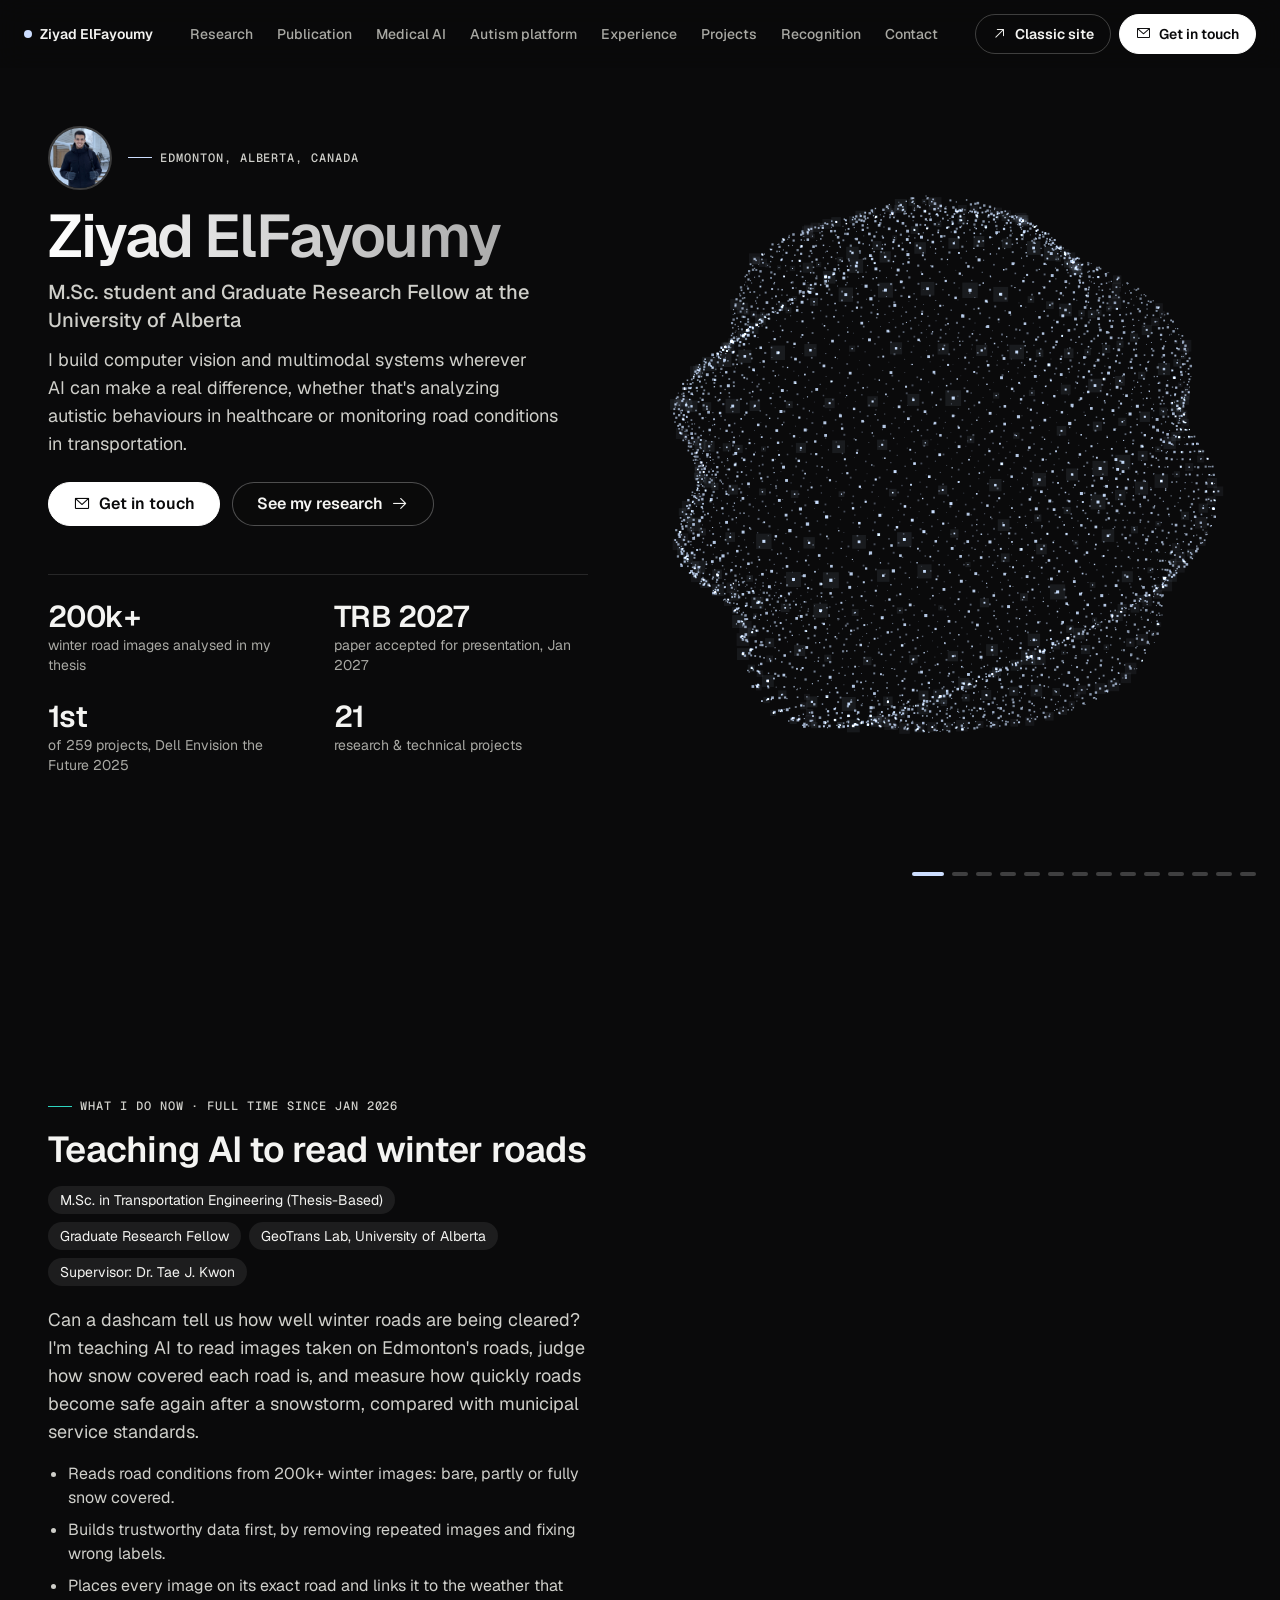
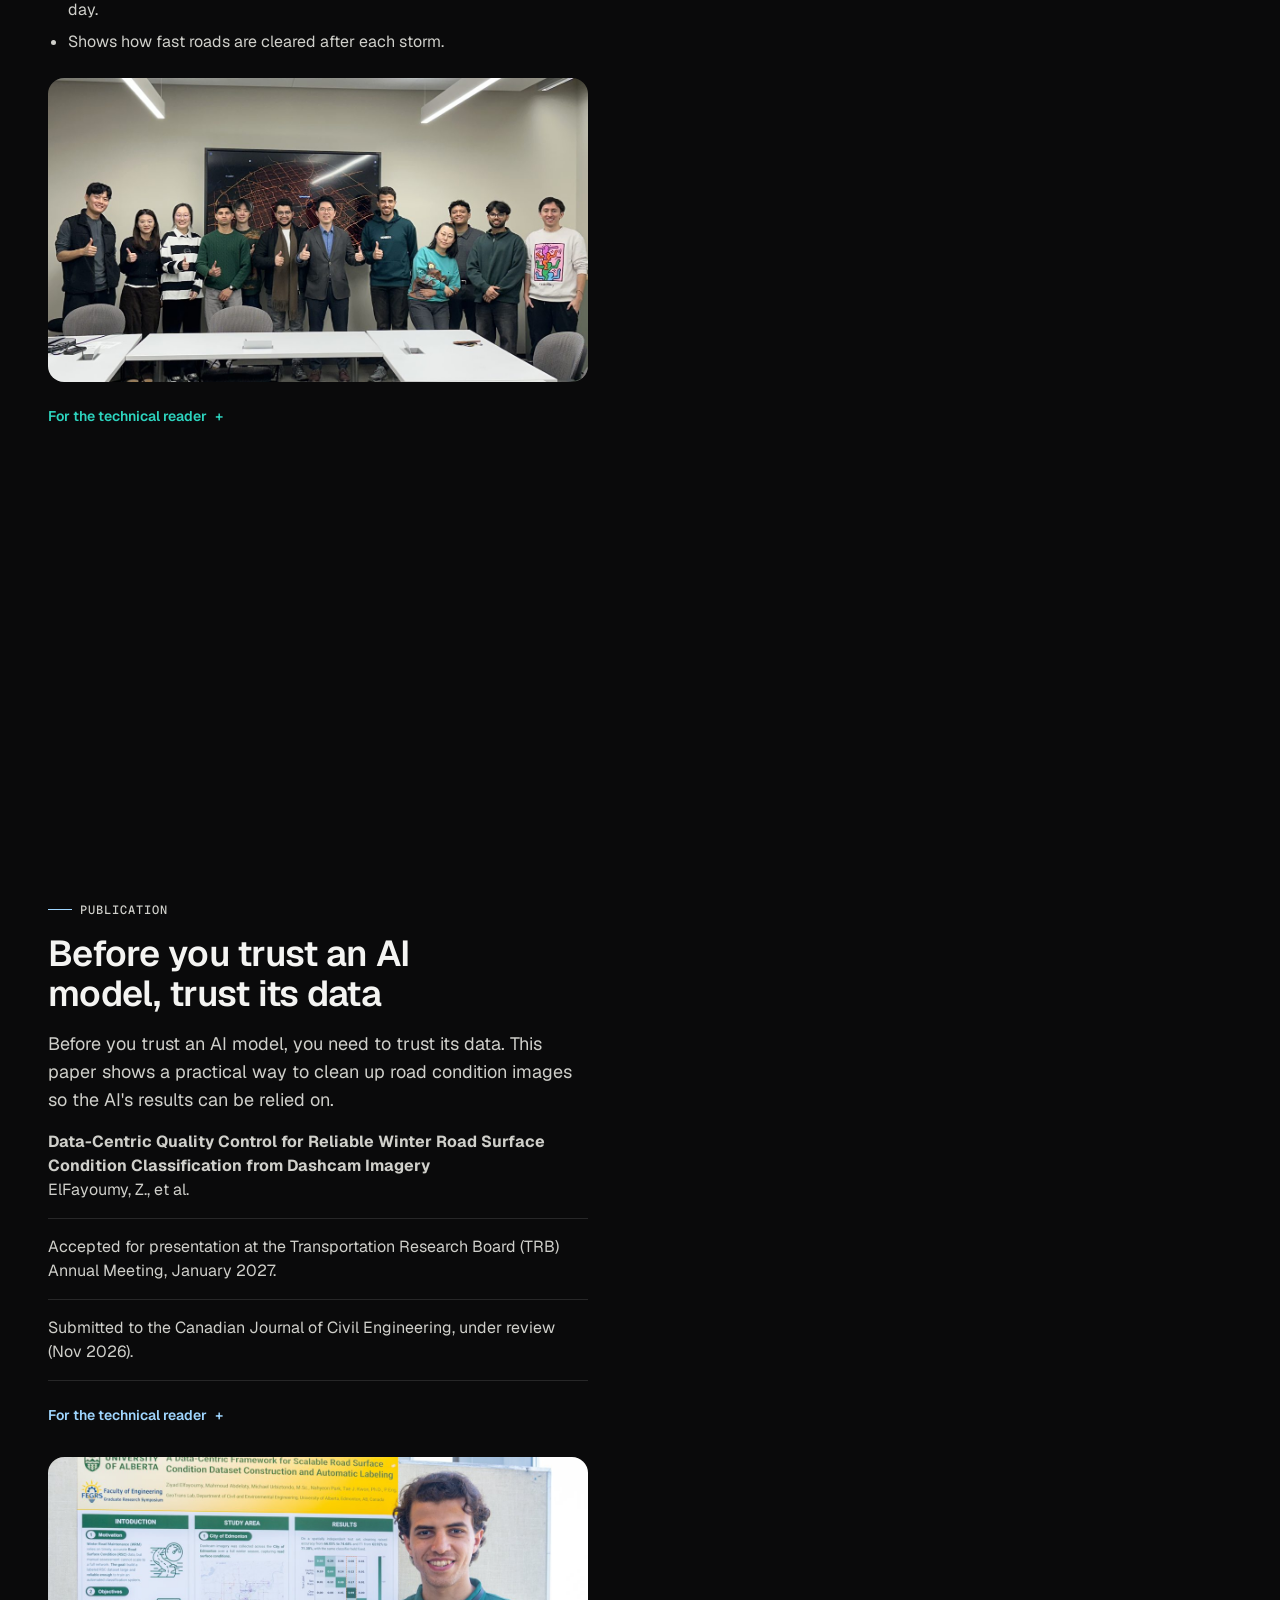
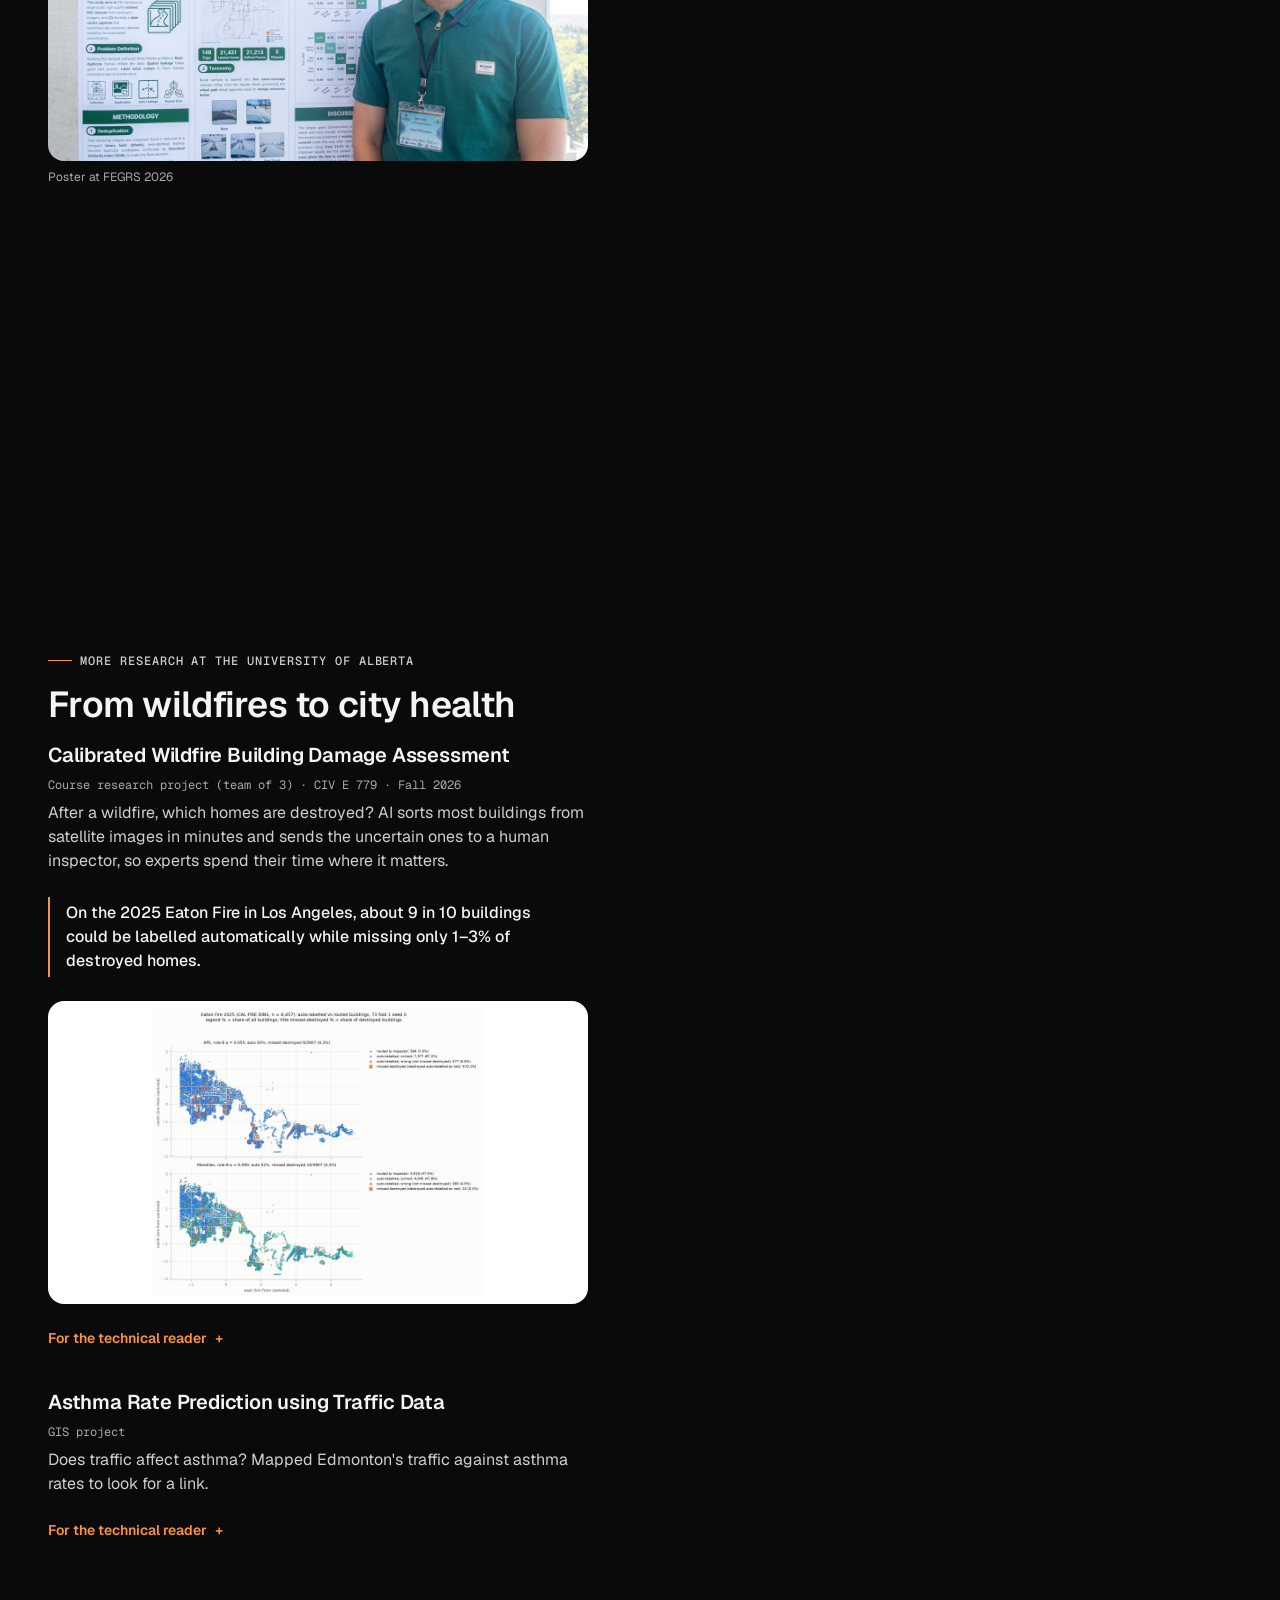
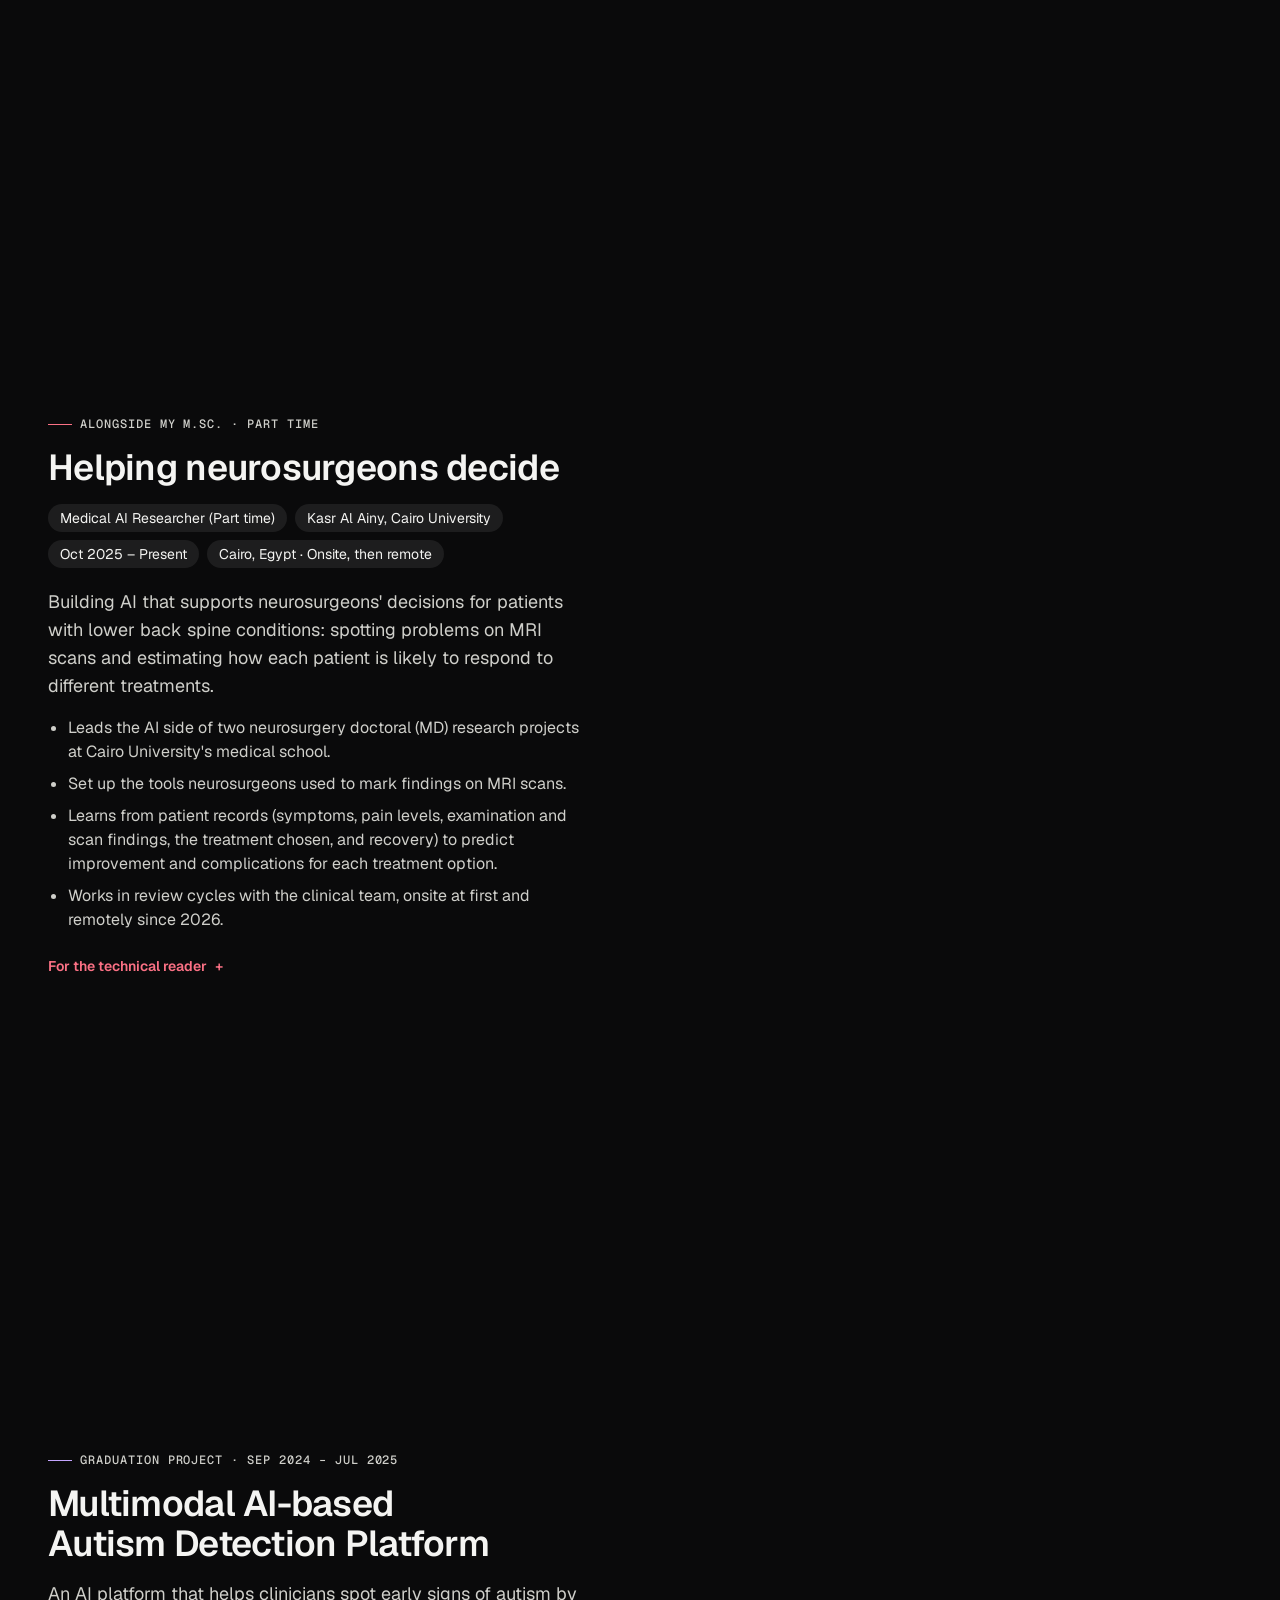
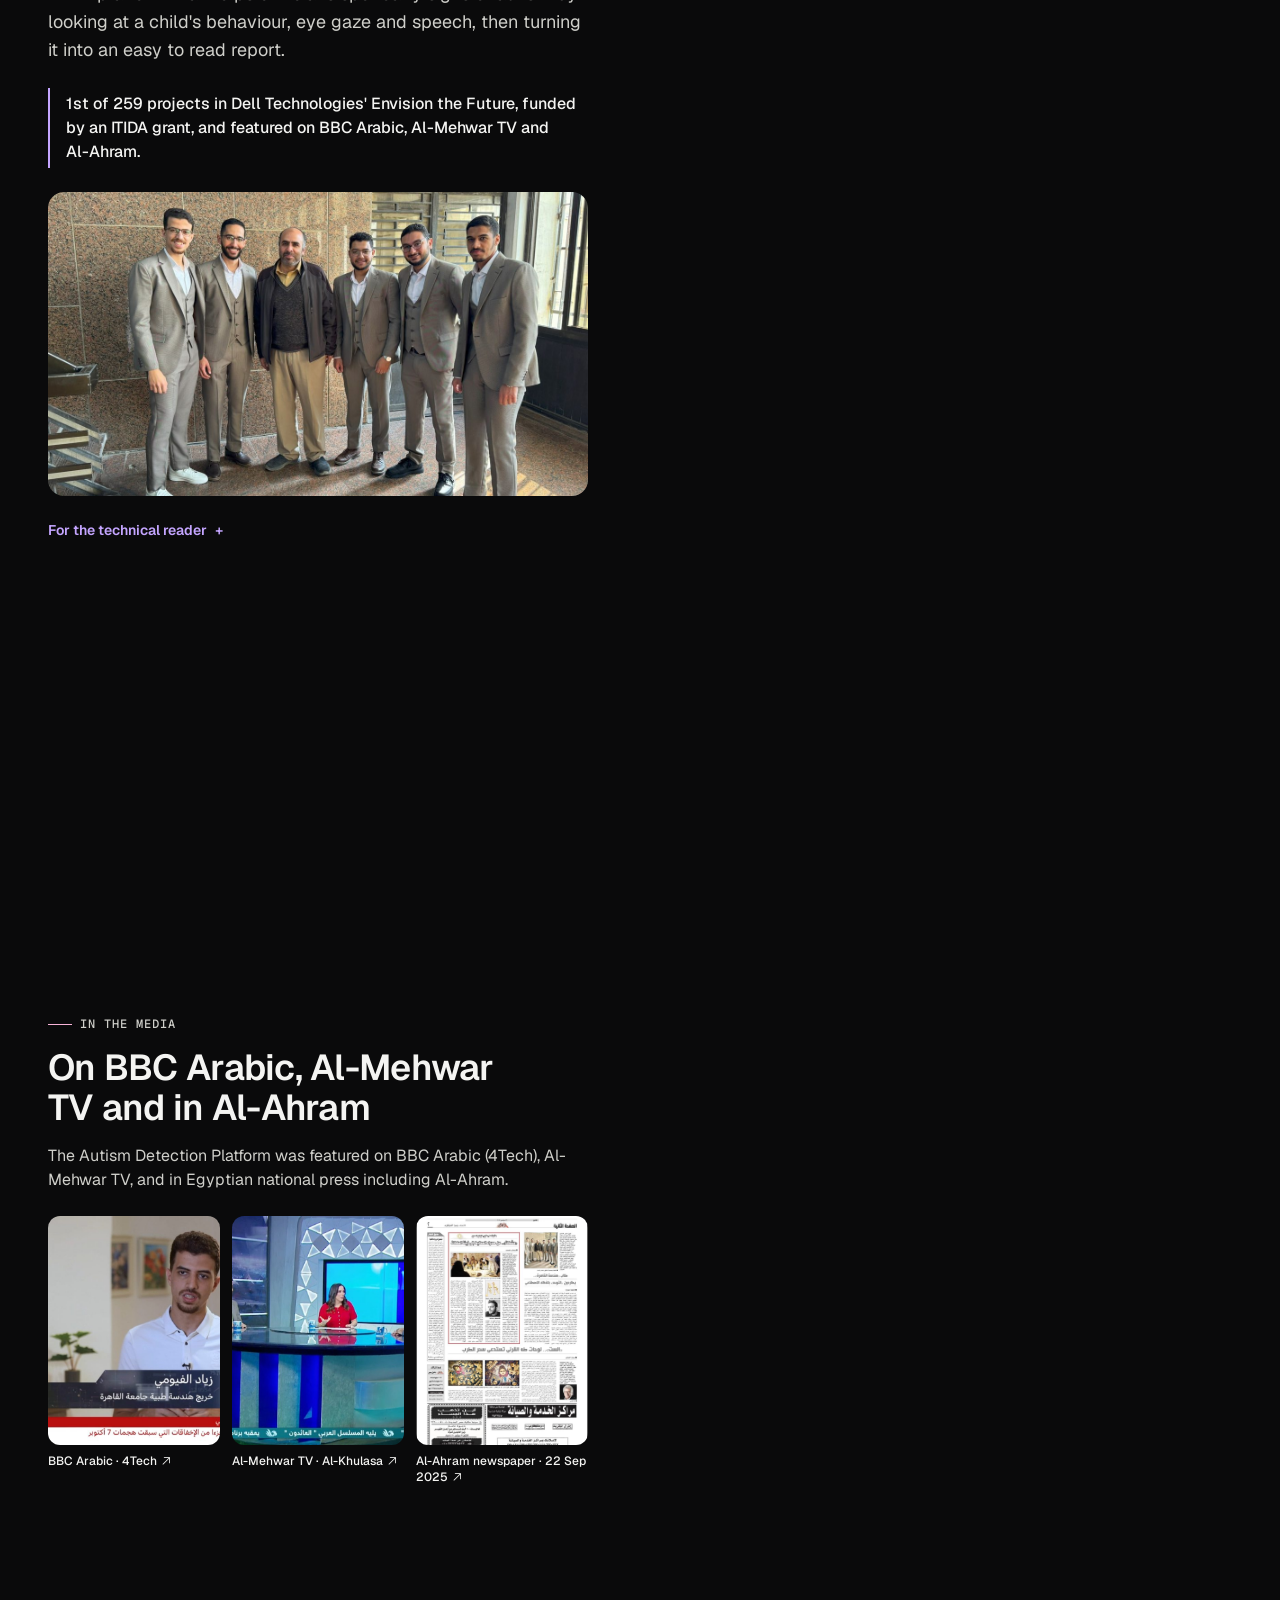
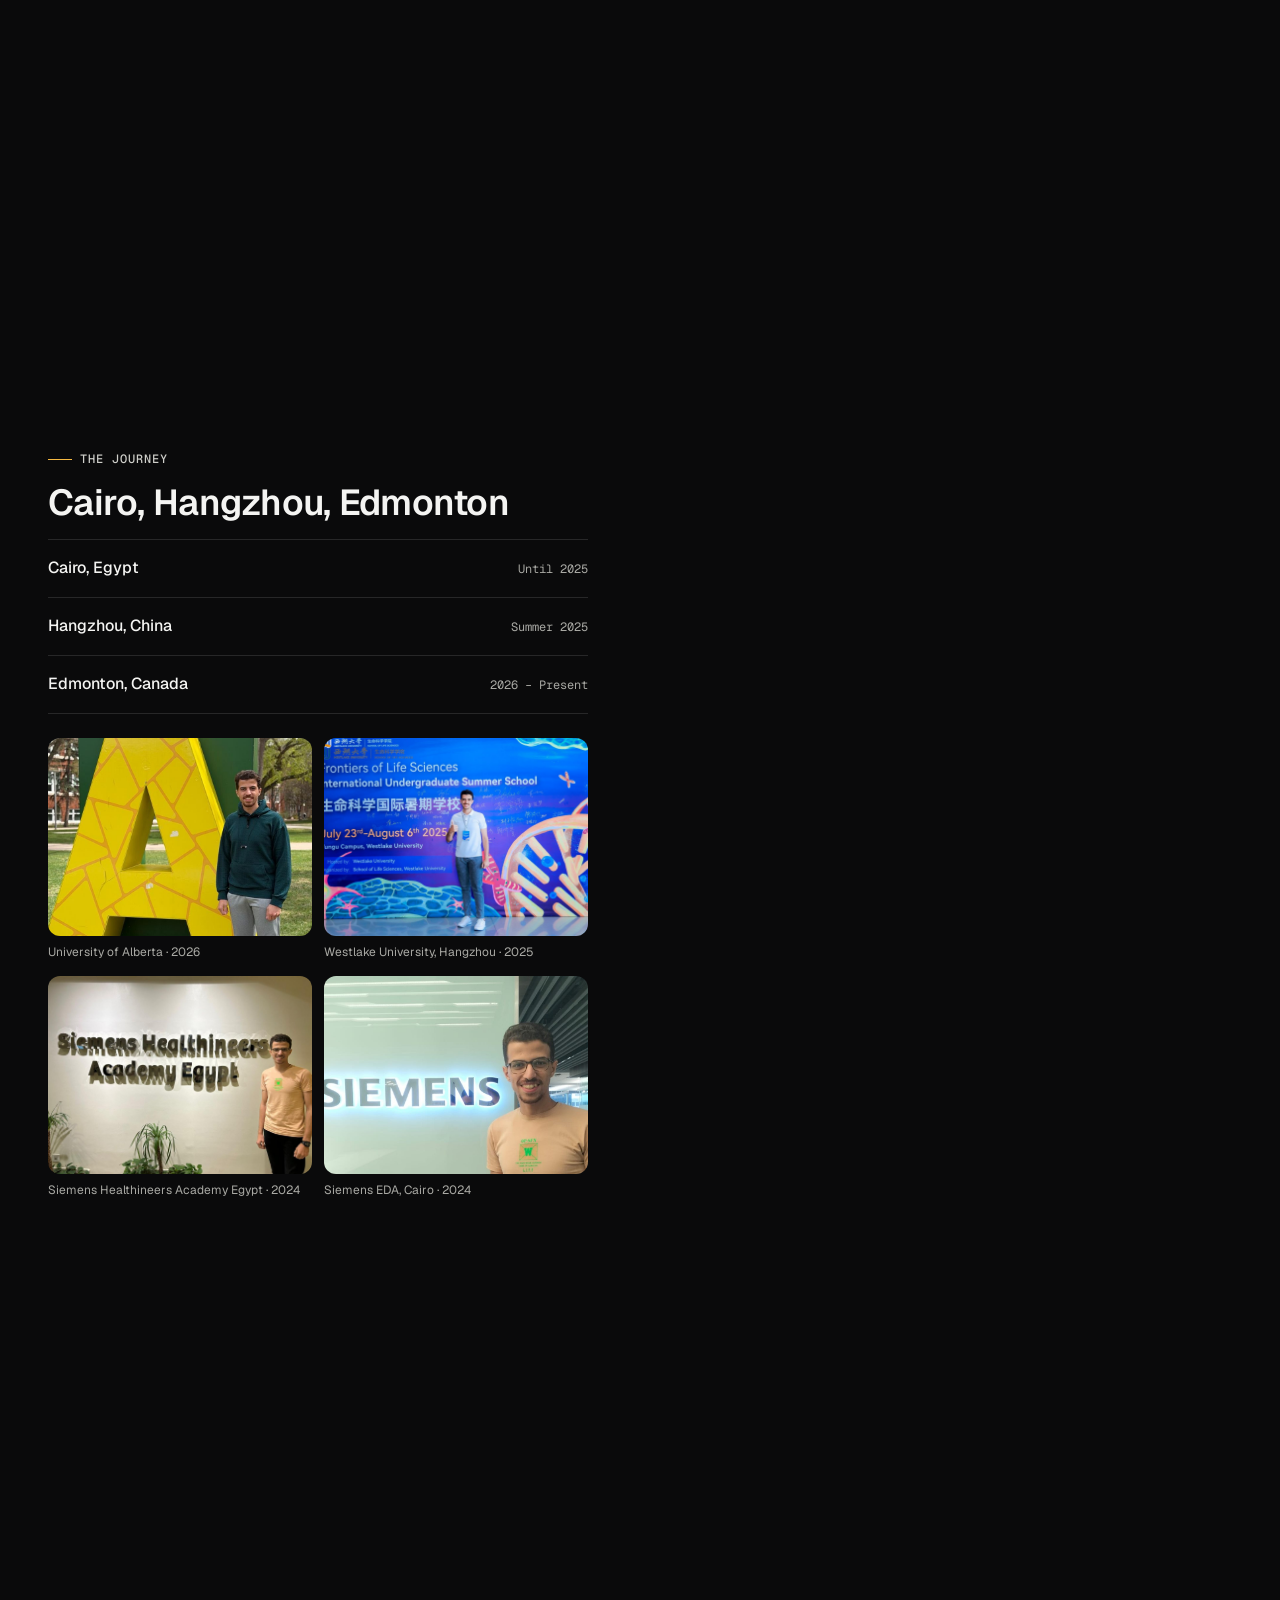
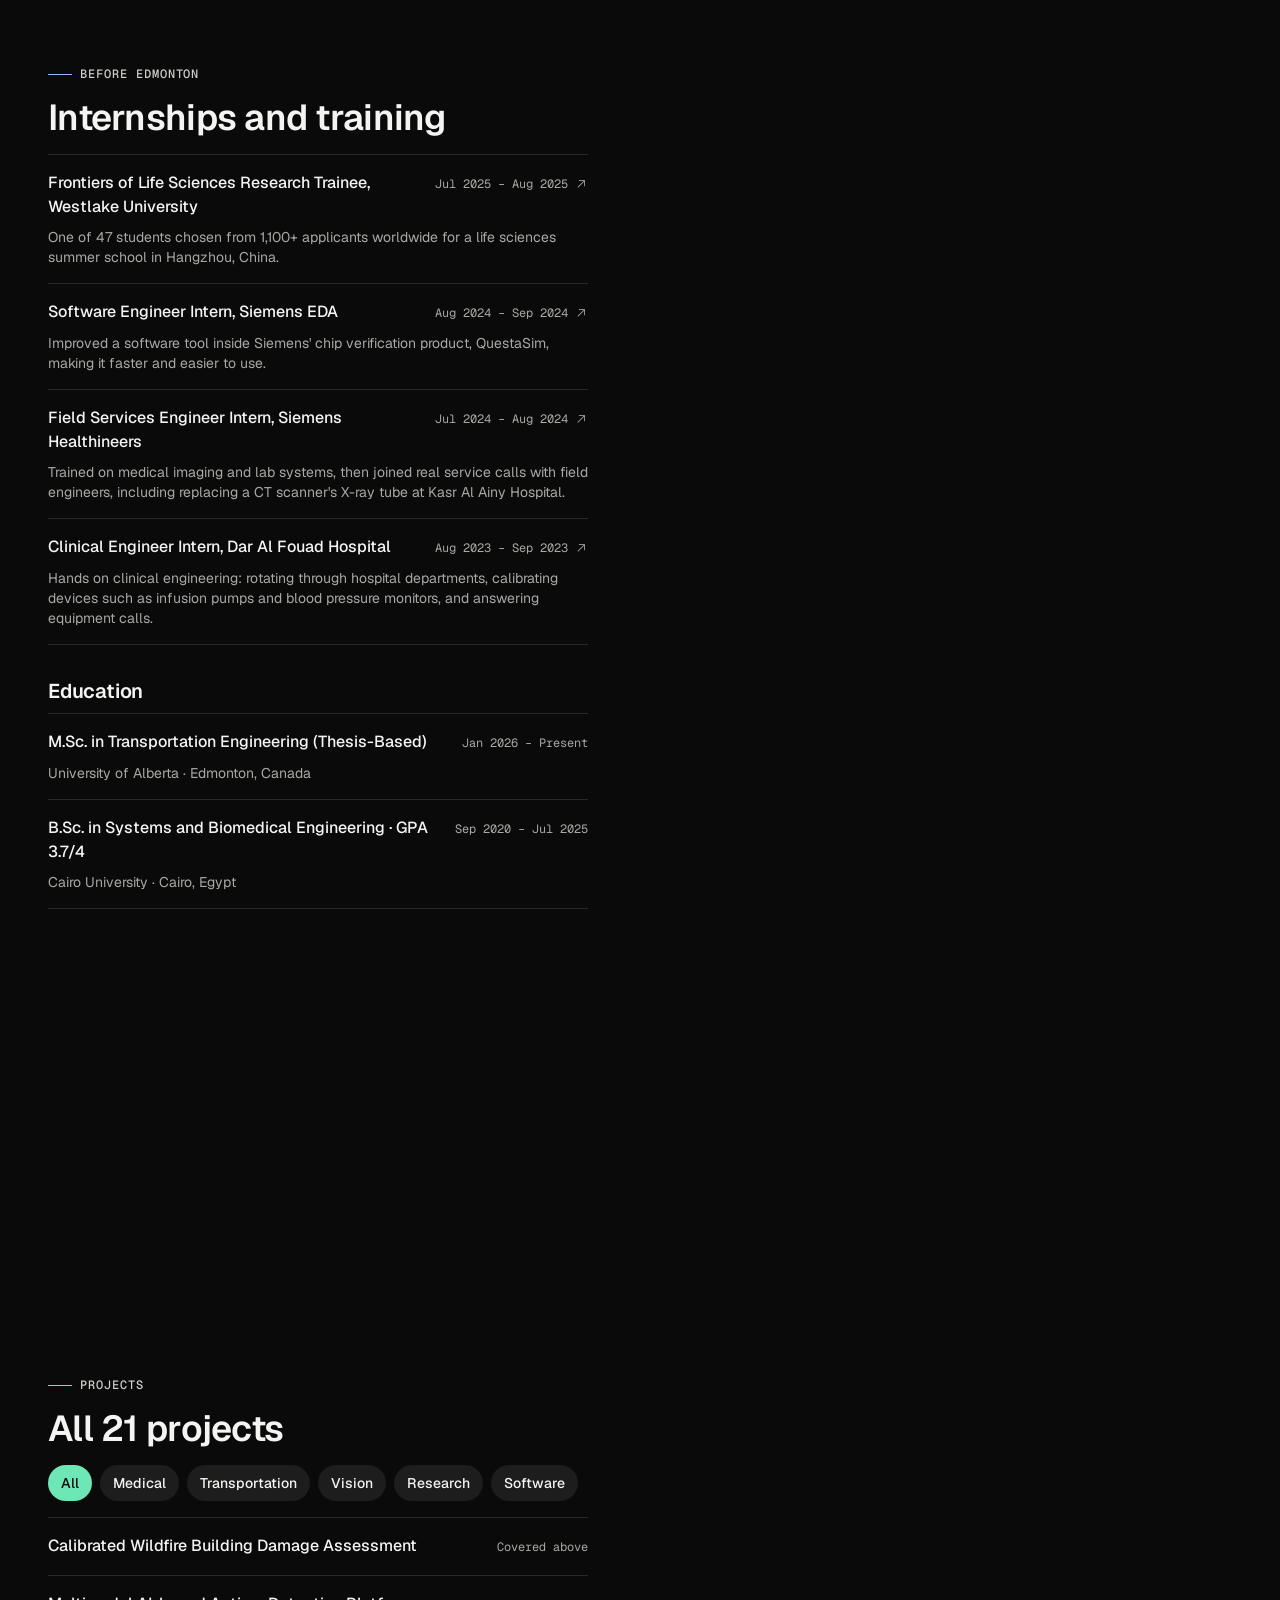
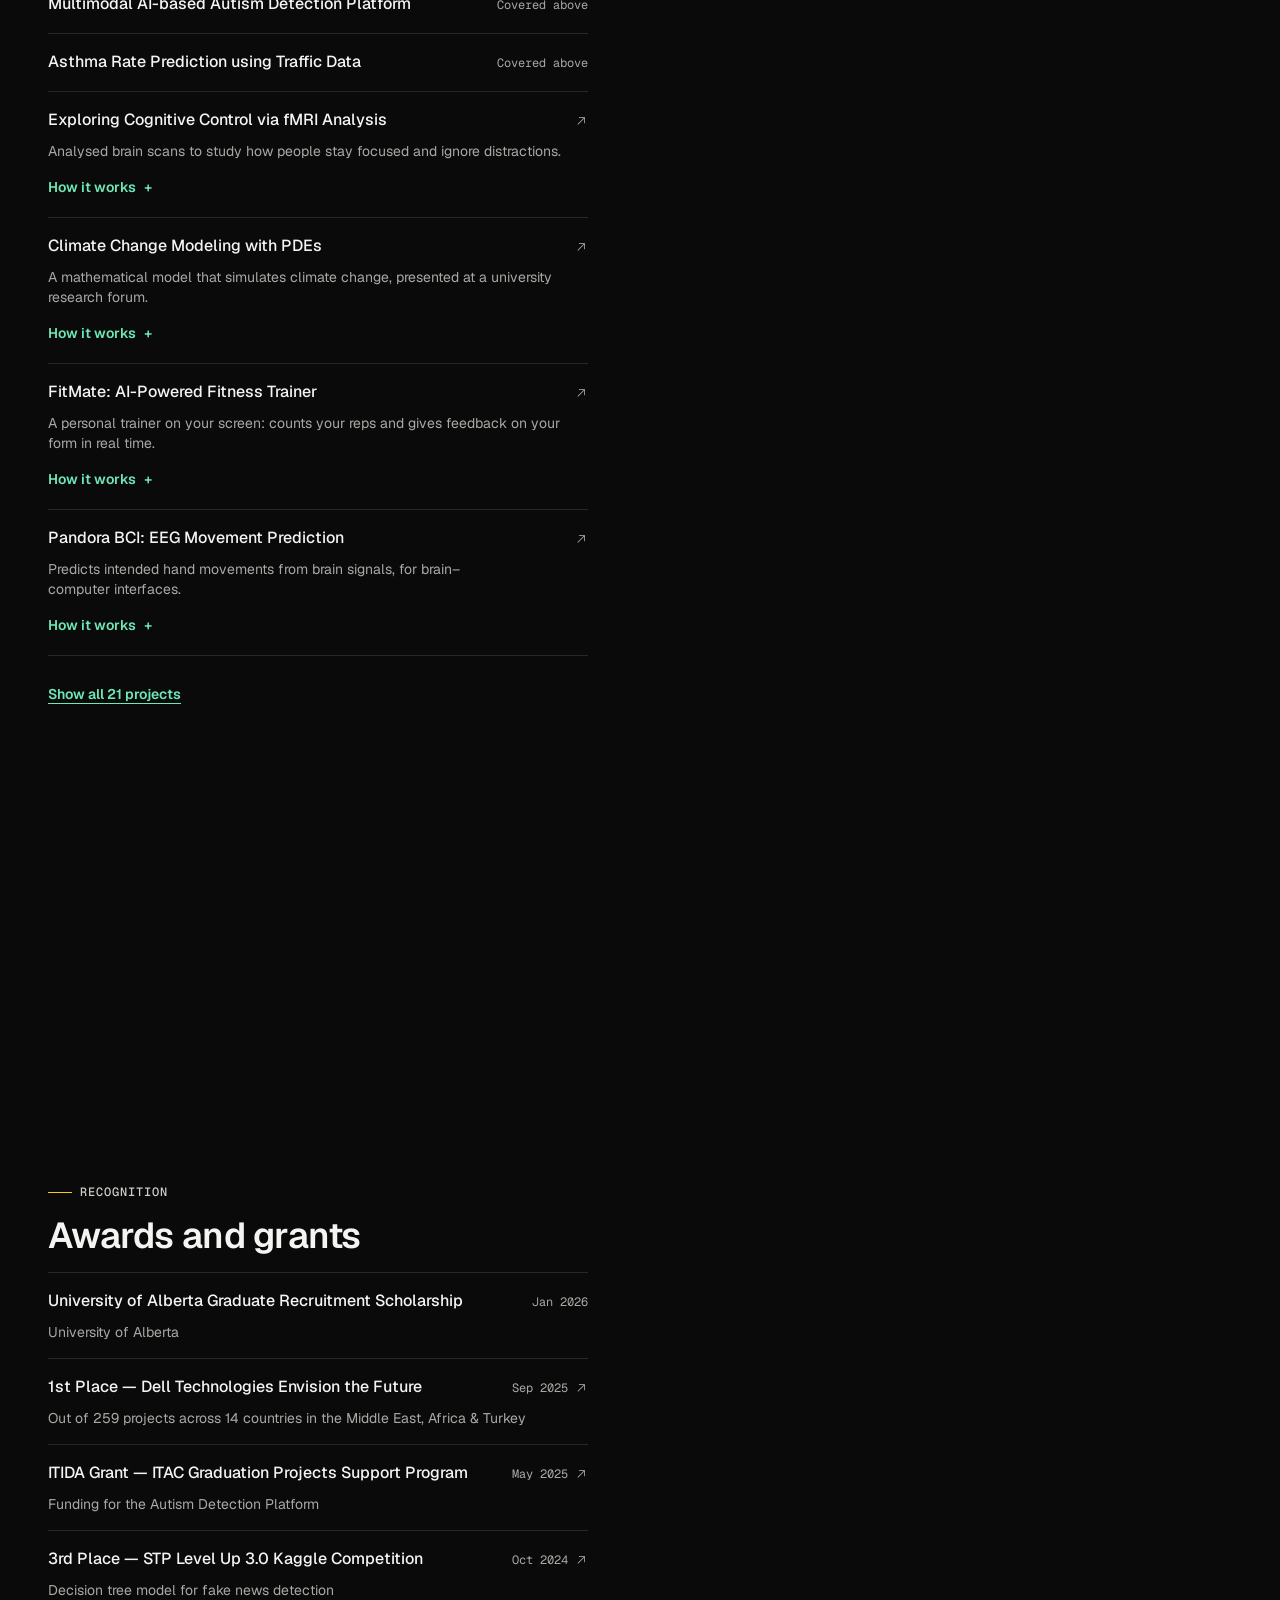
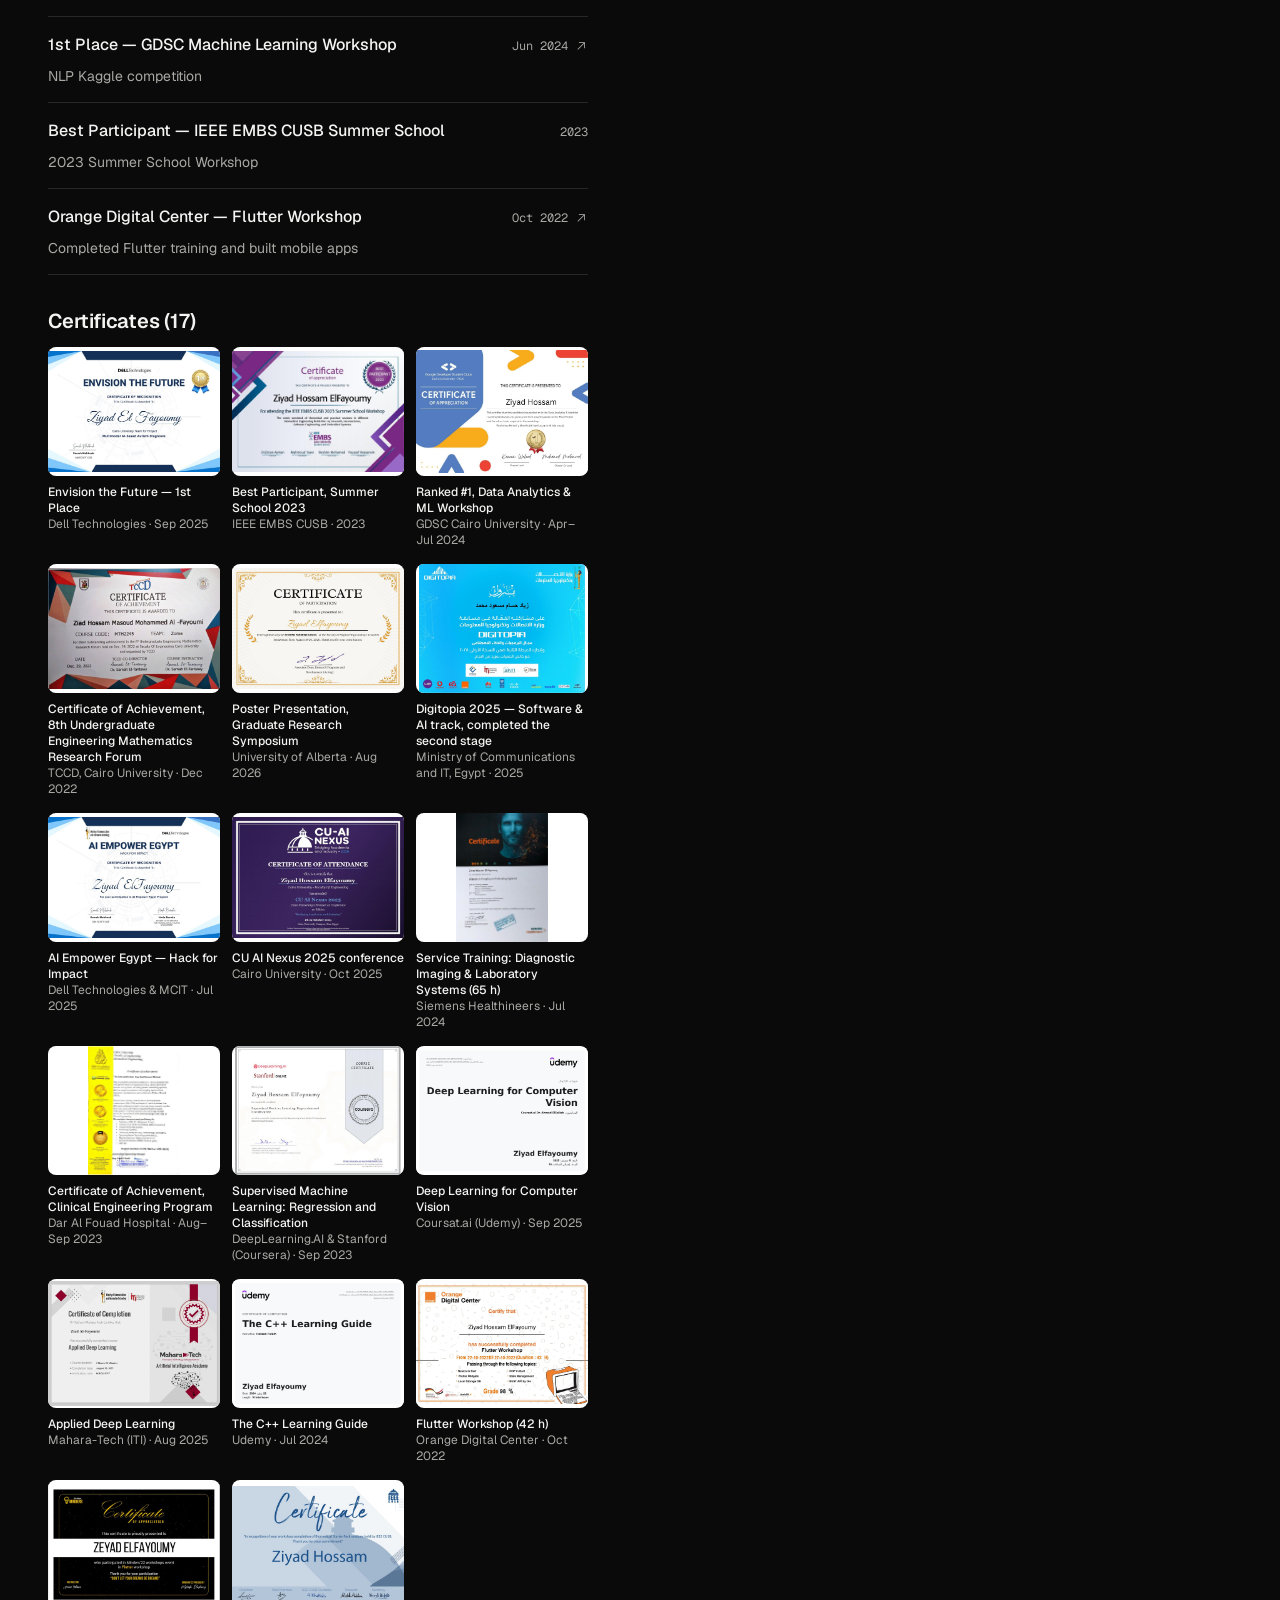
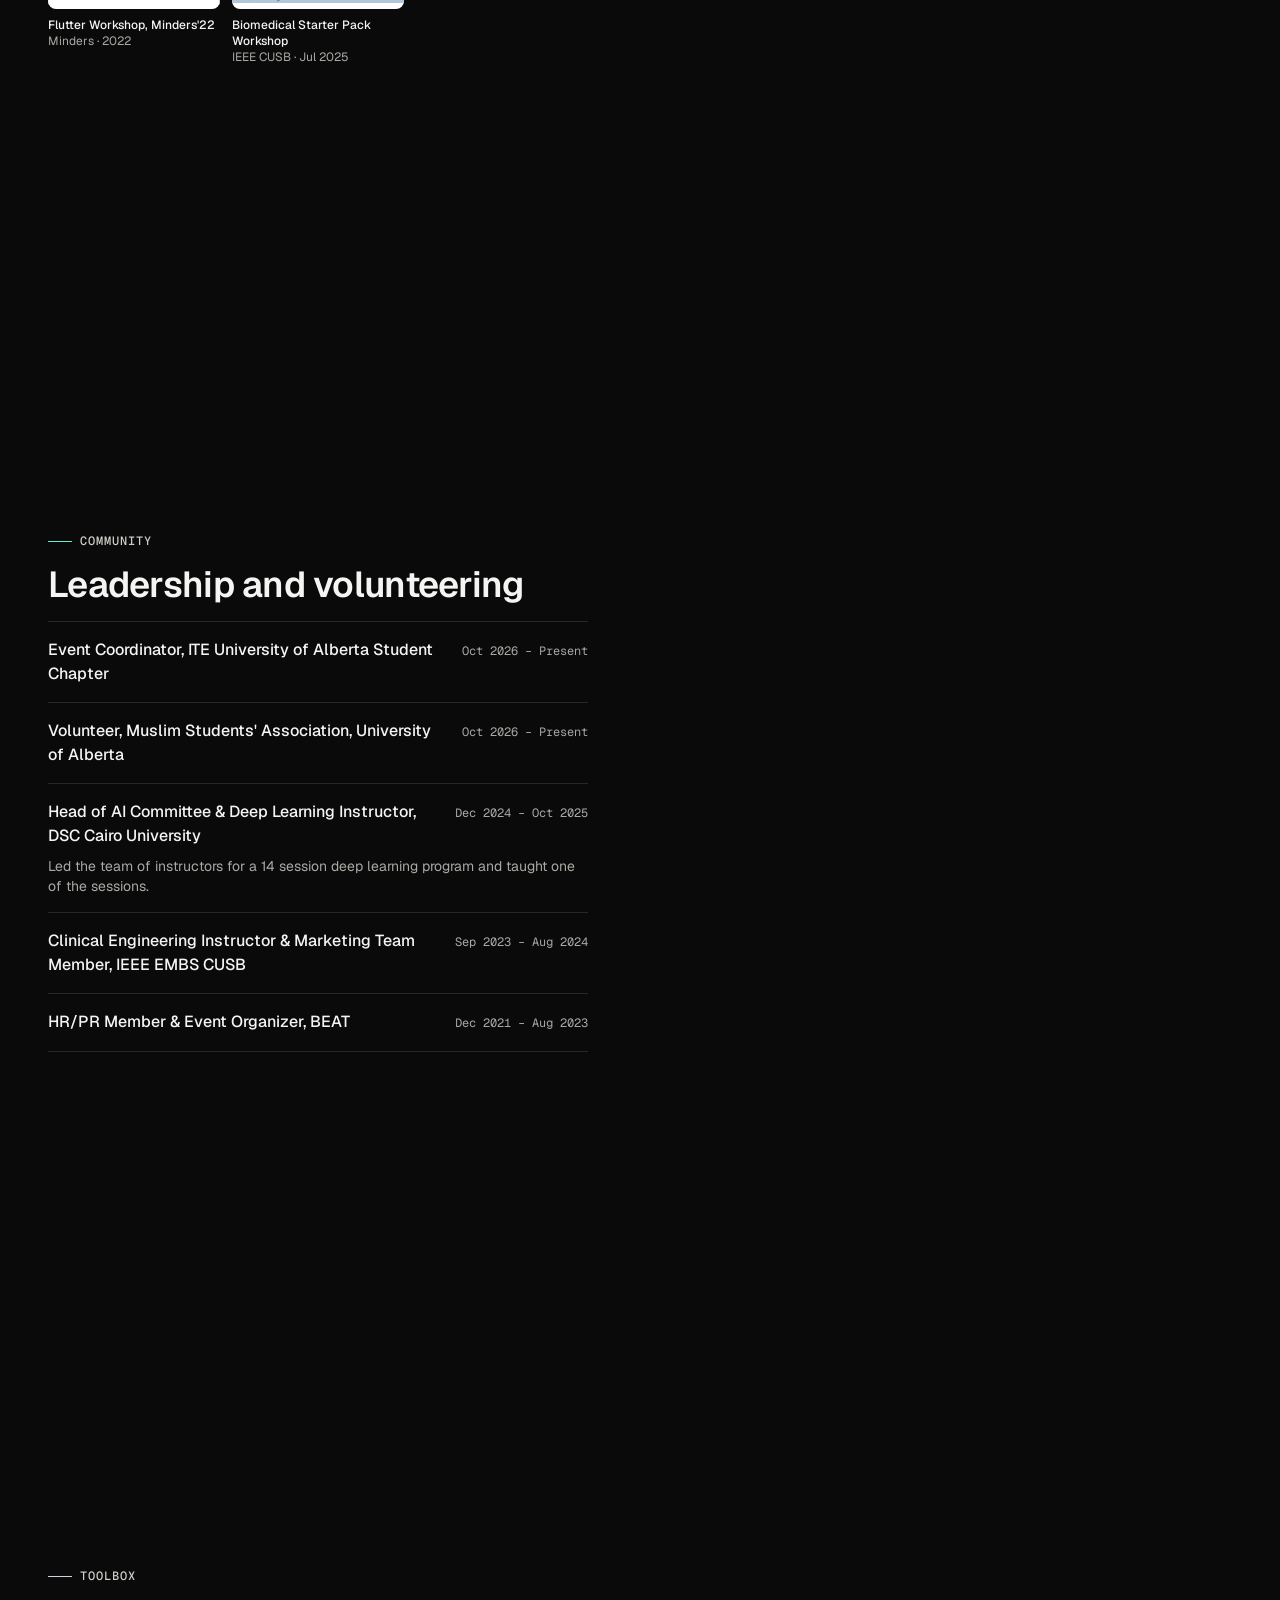
<file: cloud/index.html>
<!DOCTYPE html>
<html lang="en">
<head>
  <meta charset="utf-8">
  <meta name="viewport" content="width=device-width, initial-scale=1, viewport-fit=cover">
  <title>Ziyad ElFayoumy · 3D portfolio</title>
  <meta name="description" content="Ziyad ElFayoumy, Medical and Transportation AI Researcher. A portfolio with one 3D point cloud sculpture that reshapes itself for every chapter.">
  <meta name="theme-color" content="#0a0a0b">
  <link rel="canonical" href="https://ziyad-elfayoumy.is-a.dev/cloud/">
  <link rel="icon" href="../shared/assets/favicon.svg" type="image/svg+xml">
  <meta property="og:type" content="website">
  <meta property="og:url" content="https://ziyad-elfayoumy.is-a.dev/cloud/">
  <meta property="og:title" content="Ziyad ElFayoumy · 3D portfolio">
  <meta property="og:description" content="Computer vision and multimodal AI for healthcare and transportation, told through a 3D point cloud.">
  <meta property="og:image" content="https://ziyad-elfayoumy.is-a.dev/shared/assets/profile.jpg">
  <link rel="preload" href="../shared/assets/fonts/geist-latin.woff2" as="font" type="font/woff2" crossorigin>
  <link rel="preload" href="../shared/assets/fonts/geist-mono-latin.woff2" as="font" type="font/woff2" crossorigin>
  <link rel="stylesheet" href="../shared/assets/icons/phosphor.css">
  <link rel="stylesheet" href="style.css">
</head>
<body>
  <a class="skip" href="#main">Skip to content</a>
  <canvas id="art" aria-hidden="true"></canvas>
  <header class="top">
    <a class="name" href="#intro"><i></i><span id="nm"></span></a>
    <nav id="nav" aria-label="Chapters"></nav>
    <div class="tools"><a class="ghost" href="../" title="Open the classic version of this site"><i class="ph ph-arrow-up-right" aria-hidden="true"></i><span>Classic site</span></a><a class="pill" id="hi" aria-label="Get in touch"><i class="ph ph-envelope-simple" aria-hidden="true"></i><span>Get in touch</span></a></div>
  </header>
  <main id="main"></main>
  <nav class="prog" id="prog" aria-label="Chapter progress"></nav>
  <div class="cap" aria-hidden="true"><b id="cap-t"></b><span id="cap-s"></span></div>
  <dialog class="lightbox" id="lightbox" aria-label="Image preview"><button type="button" id="lb-x" aria-label="Close">×</button><img id="lb-img" alt=""><p id="lb-cap"></p></dialog>
  <script>window.ASSET_BASE = "../shared/";</script>
  <script src="../shared/content.js"></script>
  <script src="../shared/world.js"></script>
  <script src="icons.js"></script>
  <script src="app.js"></script>
</body>
</html>
</file>
<file: shared/assets/icons/phosphor.css>
/* Phosphor Icons (regular), MIT licence, https://phosphoricons.com
   Self hosted subset of the icons this site uses. */
@font-face { font-family: "Phosphor"; src: url("phosphor-subset.woff2") format("woff2"); font-weight: normal; font-style: normal; font-display: block; }
.ph { font-family: "Phosphor" !important; speak: never; font-style: normal; font-weight: normal; font-variant: normal; text-transform: none; line-height: 1; -webkit-font-smoothing: antialiased; -moz-osx-font-smoothing: grayscale; }
.ph.ph-arrow-right:before { content: "\e06c"; }
.ph.ph-arrow-up-right:before { content: "\e092"; }
.ph.ph-arrows-horizontal:before { content: "\eb06"; }
.ph.ph-copy:before { content: "\e1ca"; }
.ph.ph-cube:before { content: "\e1da"; }
.ph.ph-envelope-simple:before { content: "\e218"; }
.ph.ph-github-logo:before { content: "\e576"; }
.ph.ph-linkedin-logo:before { content: "\e2ee"; }
.ph.ph-map-pin:before { content: "\e316"; }
.ph.ph-moon:before { content: "\e330"; }
.ph.ph-play-circle:before { content: "\e3d2"; }
.ph.ph-plus:before { content: "\e3d4"; }
.ph.ph-sun:before { content: "\e472"; }
.ph.ph-terminal-window:before { content: "\eae8"; }
.ph.ph-timer:before { content: "\e492"; }
.ph.ph-trophy:before { content: "\e67e"; }
</file>
<file: cloud/style.css>
/* Point cloud portfolio.
   Type: Geist (text) and Geist Mono (labels and data), self hosted, SIL Open Font Licence.
   Sizes follow one scale: 12/16, 14/20, 16/24, 18/28, 20/28, 24/32, 30/36, 36/40, 48/48, 60/60.
   Spacing uses one set of steps: 4, 8, 12, 16, 24, 32, 48, 64, 96. */
@font-face { font-family: "Geist"; src: url("../shared/assets/fonts/geist-latin.woff2") format("woff2"); font-weight: 100 900; font-style: normal; font-display: swap; }
@font-face { font-family: "Geist Mono"; src: url("../shared/assets/fonts/geist-mono-latin.woff2") format("woff2"); font-weight: 100 900; font-style: normal; font-display: swap; }
:root {
  --bg: #0a0a0b; --fg: #f4f4f2; --text: #cfcfca; --soft: #a9a9a4; --line: rgba(255, 255, 255, .12); --chip: rgba(255, 255, 255, .08);
  --ease: cubic-bezier(0.22, 1, 0.36, 1);
  --sans: "Geist", system-ui, -apple-system, "Segoe UI", Roboto, sans-serif; --mono: "Geist Mono", ui-monospace, "SF Mono", Menlo, Consolas, monospace;
  --s1: 4px; --s2: 8px; --s3: 12px; --s4: 16px; --s5: 24px; --s6: 32px; --s7: 48px; --s8: 64px; --s9: 96px;
  --gutter: clamp(24px, 4vw, 48px);
  --safe-l: env(safe-area-inset-left, 0px); --safe-r: env(safe-area-inset-right, 0px); --safe-b: env(safe-area-inset-bottom, 0px);
}
* { box-sizing: border-box; }
html { scroll-behavior: smooth; -webkit-text-size-adjust: 100%; text-size-adjust: 100%; }
body { margin: 0; background: var(--bg); color: var(--fg); font: 400 16px/24px var(--sans); -webkit-font-smoothing: antialiased; -moz-osx-font-smoothing: grayscale; overflow-x: hidden; }
img { max-width: 100%; }
h1, h2, h3 { margin: 0; font-weight: 600; text-wrap: balance; }
p { margin: 0 0 var(--s4); text-wrap: pretty; }
a { color: inherit; text-underline-offset: 4px; }
button { font-family: inherit; }
:focus-visible { outline: 2px solid #fff; outline-offset: 3px; border-radius: 6px; }
.ph { font-size: 1.1em; vertical-align: -0.12em; }
.skip { position: fixed; left: var(--s4); top: -100px; z-index: 60; background: #fff; color: #000; padding: var(--s2) var(--s3); border-radius: 8px; } .skip:focus { top: var(--s4); }
#art { position: fixed; inset: 0; width: 100%; height: 100%; z-index: 0; display: block; }

/* ---------- top bar ---------- */
.top { position: fixed; top: 0; left: 0; right: 0; z-index: 30; display: flex; justify-content: space-between; align-items: center; gap: var(--s4); min-height: 64px; padding: var(--s3) calc(var(--s5) + var(--safe-r)) var(--s3) calc(var(--s5) + var(--safe-l)); background: rgba(10, 10, 11, .72); backdrop-filter: blur(14px); -webkit-backdrop-filter: blur(14px); }
.top .name { flex: none; font-weight: 600; font-size: 14px; line-height: 20px; text-decoration: none; display: inline-flex; align-items: center; gap: var(--s2); padding: var(--s3) 0; white-space: nowrap; }
.top .name i { width: 8px; height: 8px; border-radius: 9999px; background: var(--c, #fff); transition: background-color 500ms var(--ease); }
.top nav { display: flex; flex: 1 1 0; justify-content: center; gap: var(--s1); min-width: 0; overflow: hidden; }
.top nav.nofit { visibility: hidden; }
.top nav a { font-size: 14px; line-height: 20px; font-weight: 500; color: var(--soft); text-decoration: none; padding: var(--s2) 10px; border-radius: 9999px; white-space: nowrap; transition: color 300ms var(--ease), background-color 300ms var(--ease); }
.top nav a:hover { color: var(--fg); } .top nav a.on { color: var(--fg); background: var(--chip); }
.top .tools { flex: none; display: flex; align-items: center; gap: var(--s2); }
.pill, .ghost { display: inline-flex; align-items: center; justify-content: center; gap: var(--s2); min-height: 40px; padding: var(--s2) var(--s4); border-radius: 9999px; font: 600 14px/20px var(--sans); text-decoration: none; white-space: nowrap; transition: transform 300ms var(--ease), border-color 300ms var(--ease); }
.pill { color: #0a0a0b; background: #fff; border: 1px solid #fff; } .ghost { color: var(--fg); border: 1px solid rgba(255, 255, 255, .22); }
.pill:hover { transform: translateY(-2px); } .ghost:hover { border-color: #fff; } .pill:active, .ghost:active { transform: scale(.98); }

/* ---------- fixed helpers ---------- */
.cap { position: fixed; right: calc(var(--s5) + var(--safe-r)); bottom: calc(var(--s7) + var(--safe-b)); z-index: 20; max-width: 46vw; text-align: right; font: 400 12px/16px var(--mono); letter-spacing: .06em; text-transform: uppercase; color: var(--soft); pointer-events: none; }
.cap b { display: block; color: var(--fg); font-weight: 500; margin-bottom: var(--s1); }
.prog { position: fixed; right: calc(var(--s5) + var(--safe-r)); bottom: calc(var(--s5) + var(--safe-b)); z-index: 20; display: flex; gap: var(--s2); }
.prog a { width: 16px; height: 4px; border-radius: 9999px; background: rgba(255, 255, 255, .22); position: relative; transition: background-color 300ms var(--ease), width 500ms var(--ease); }
.prog a::after { content: ""; position: absolute; inset: -20px -4px; }
.prog a.on { background: var(--c, #fff); width: 32px; }
.prog a span { position: absolute; bottom: var(--s4); right: 0; white-space: nowrap; font: 500 12px/16px var(--mono); letter-spacing: .06em; text-transform: uppercase; background: #1c1c1e; color: var(--fg); padding: var(--s1) var(--s2); border-radius: 6px; opacity: 0; pointer-events: none; transition: opacity 300ms var(--ease); }
.prog a:hover span, .prog a:focus-visible span { opacity: 1; }

/* ---------- chapters ---------- */
main { position: relative; z-index: 10; }
.sec { display: flex; align-items: flex-start; min-height: 115vh; max-width: 1280px; margin: 0 auto; padding: 22vh calc(var(--gutter) + var(--safe-r)) 30vh calc(var(--gutter) + var(--safe-l)); }
.sec:first-child, .sec:last-child { align-items: center; min-height: 100vh; min-height: 100svh; padding-top: var(--s9); padding-bottom: var(--s9); }
.col { width: 100%; max-width: min(540px, 44vw); overflow-wrap: break-word; opacity: 0; transform: translateY(32px); transition: opacity 800ms var(--ease), transform 800ms var(--ease); }
.col.in { opacity: 1; transform: none; }
.label { display: flex; gap: var(--s2); align-items: center; margin: 0 0 var(--s4); font: 500 12px/16px var(--mono); letter-spacing: .08em; text-transform: uppercase; color: var(--c); }
.label::before { content: ""; flex: none; width: 24px; height: 1px; background: var(--c); }
h1 { font-size: 60px; line-height: 60px; letter-spacing: -0.03em; padding-bottom: var(--s1); background: linear-gradient(90deg, #fff, #9b9b9b); -webkit-background-clip: text; background-clip: text; color: transparent; }
h2 { font-size: 36px; line-height: 40px; letter-spacing: -0.02em; margin-bottom: var(--s4); }
h3 { font-size: 20px; line-height: 28px; letter-spacing: -0.01em; margin: var(--s6) 0 var(--s2); }
.role { font-size: 20px; line-height: 28px; font-weight: 500; margin: var(--s2) 0 var(--s3); }
.col p, .col li { color: var(--text); }
.col p.lede { font-size: 18px; line-height: 28px; }
.col ul.pts { padding-left: 20px; margin: 0 0 var(--s4); } .col ul.pts li { margin-bottom: var(--s2); }
.who { display: flex; align-items: center; gap: var(--s4); margin-bottom: var(--s4); } .who .label { margin: 0; }
.avatar { flex: none; width: 64px; height: 64px; border-radius: 9999px; object-fit: cover; object-position: 50% 22%; border: 2px solid rgba(255, 255, 255, .2); }
.cta { display: flex; flex-wrap: wrap; gap: var(--s3); margin-top: var(--s5); }
.btn { display: inline-flex; align-items: center; justify-content: center; gap: var(--s2); min-height: 44px; padding: var(--s2) var(--s5); border-radius: 9999px; font: 600 16px/24px var(--sans); text-decoration: none; border: 1px solid rgba(255, 255, 255, .28); color: var(--fg); background: rgba(10, 10, 11, .5); transition: transform 300ms var(--ease), border-color 300ms var(--ease); }
.btn:hover { transform: translateY(-2px); border-color: #fff; } .btn:active { transform: scale(.98); } .btn.primary { background: #fff; color: #0a0a0b; border-color: #fff; }
.stats { display: grid; grid-template-columns: 1fr 1fr; gap: var(--s5) var(--s6); margin-top: var(--s7); padding-top: var(--s5); border-top: 1px solid var(--line); }
.stats b { display: block; font-size: 30px; line-height: 36px; font-weight: 600; letter-spacing: -0.02em; } .stats span { display: block; font-size: 14px; line-height: 20px; color: var(--soft); }
.meta { font: 400 12px/16px var(--mono); color: var(--soft) !important; margin: 0 0 var(--s2); }
.note { border-left: 2px solid var(--c); padding: var(--s1) 0 var(--s1) var(--s4); margin: var(--s5) 0 0; color: var(--fg) !important; font-weight: 500; }
.chips { display: flex; flex-wrap: wrap; gap: var(--s2); margin-top: var(--s4); }
.chip { font-size: 14px; line-height: 20px; padding: var(--s1) var(--s3); border-radius: 9999px; background: var(--chip); color: var(--fg); transition: background-color 300ms var(--ease), color 300ms var(--ease); }
details { margin-top: var(--s4); }
summary { cursor: pointer; font-weight: 600; font-size: 14px; line-height: 20px; list-style: none; display: inline-flex; gap: var(--s2); padding: var(--s2) 0; color: var(--c); } summary::-webkit-details-marker { display: none; }
summary::after { content: "+"; font-family: var(--mono); } details[open] summary::after { content: "−"; }
details > div { margin-top: var(--s2); font-size: 14px; line-height: 20px; } details p, details li { color: var(--soft) !important; }

/* lists */
.rows { list-style: none; margin: var(--s2) 0 0; padding: 0; border-top: 1px solid var(--line); }
.rows li { border-bottom: 1px solid var(--line); margin: 0; }
.rows a, .rows .r { display: flex; justify-content: space-between; align-items: baseline; gap: var(--s4); padding: var(--s4) 0; text-decoration: none; color: var(--fg); font-weight: 500; transition: padding 500ms var(--ease), color 300ms var(--ease); }
.rows a:hover { padding-left: var(--s2); color: var(--c); }
.rows small { flex: none; font: 400 12px/24px var(--mono); color: var(--soft); white-space: nowrap; }
.rows p { margin: calc(-1 * var(--s2)) 0 var(--s4); font-size: 14px; line-height: 20px; color: var(--soft); }
.rows p.news { margin: 0; padding: var(--s4) 0; font-size: 16px; line-height: 24px; color: var(--text); } .rows p.news small { display: block; color: var(--c); margin-bottom: var(--s1); }
.rows details { margin: calc(-1 * var(--s2)) 0 var(--s3); }
.rows .x { display: none; } .rows.all .x, .rows.filtered .x { display: block; } .rows li[hidden] { display: none !important; }
.filters { display: flex; flex-wrap: wrap; gap: var(--s2); margin: 0 0 var(--s4); }
.filters button { min-height: 36px; font: 500 14px/20px var(--sans); color: var(--fg); background: var(--chip); border: 1px solid transparent; border-radius: 9999px; padding: var(--s1) var(--s3); cursor: pointer; transition: background-color 300ms var(--ease), color 300ms var(--ease), transform 300ms var(--ease); }
.filters button:hover { border-color: rgba(255, 255, 255, .3); } .filters button:active { transform: scale(.98); } .filters button[aria-pressed="true"] { background: var(--c); color: #0a0a0b; }
.link { margin-top: var(--s4); min-height: 44px; background: none; border: 0; padding: 0; font: 600 14px/20px var(--sans); color: var(--c); cursor: pointer; text-decoration: underline; text-underline-offset: 4px; }
.skill { font-size: 14px; line-height: 20px; margin: 0; padding: var(--s3) 0; border-top: 1px solid var(--line); } .skill b { display: block; font: 500 12px/16px var(--mono); letter-spacing: .08em; text-transform: uppercase; color: var(--c); margin-bottom: var(--s1); }
.mail { display: inline-block; font-size: 24px; line-height: 32px; font-weight: 600; letter-spacing: -0.01em; overflow-wrap: anywhere; margin: var(--s2) 0; }
.fine { font-size: 12px !important; line-height: 16px !important; color: var(--soft) !important; margin-top: var(--s7); }

/* pictures */
.shot { display: block; width: 100%; aspect-ratio: 16 / 9; object-fit: cover; border-radius: 16px; margin-top: var(--s5); }
.shot.contain { object-fit: contain; background: #fff; padding: var(--s2); }
.zoom { cursor: zoom-in; transition: filter 300ms var(--ease); } .zoom:hover { filter: brightness(1.08); }
figure { margin: 0; }
figcaption { font-size: 12px; line-height: 16px; color: var(--soft); margin-top: var(--s2); }
.strip { display: grid; grid-template-columns: 1fr 1fr; gap: var(--s4) var(--s3); margin-top: var(--s5); } .strip .shot { margin: 0; aspect-ratio: 4 / 3; border-radius: 12px; }
.press { display: grid; grid-template-columns: repeat(3, 1fr); gap: var(--s3); margin-top: var(--s5); }
.press img { display: block; width: 100%; aspect-ratio: 3 / 4; object-fit: cover; border-radius: 12px; } .press a { color: var(--fg); text-decoration: none; font-weight: 500; } .press a:hover { color: var(--c); }
.certs { display: grid; grid-template-columns: repeat(3, 1fr); gap: var(--s4) var(--s3); margin-top: var(--s3); }
.certs img { display: block; width: 100%; aspect-ratio: 4 / 3; object-fit: contain; border-radius: 8px; background: #fff; } .certs figcaption b { display: block; color: var(--fg); font-weight: 500; }

/* hover feedback for lines that reshape the sculpture */
[data-icon], [data-city] { transition: color 300ms var(--ease); }
p[data-icon]:hover, li[data-icon]:hover, .skill[data-icon]:hover, div[data-icon]:hover > p, .stats [data-icon]:hover span, [data-city]:hover span { color: var(--fg); }
.chip[data-icon]:hover { background: var(--c); color: #0a0a0b; }

/* lightbox */
.lightbox { border: 0; padding: var(--s4); background: #161617; color: var(--fg); border-radius: 24px; max-width: min(1100px, 94vw); max-height: 92vh; max-height: 92dvh; }
.lightbox::backdrop { background: rgba(0, 0, 0, .7); backdrop-filter: blur(6px); }
.lightbox img { max-width: 100%; max-height: 76vh; max-height: 76dvh; display: block; margin: 0 auto; border-radius: 12px; cursor: zoom-out; }
.lightbox p { text-align: center; font-size: 14px; line-height: 20px; color: var(--soft); margin: var(--s3) var(--s7) 0; }
.lightbox button { position: absolute; right: var(--s3); top: var(--s3); width: 44px; height: 44px; border-radius: 9999px; border: 0; background: rgba(255, 255, 255, .14); color: #fff; font-size: 20px; cursor: pointer; }

/* ---------- widths ---------- */
@media (max-width: 1100px) { .top nav { display: none; } }
@media (min-width: 1600px) { h1 { font-size: 72px; line-height: 72px; } .col { max-width: 580px; } }

/* stacked layout: sculpture on top, text in a panel below.
   Used on phones and tablets held upright. Keep this query in step with STACKED in app.js. */
@media (max-width: 1023.98px) and (min-height: 500.02px), (max-width: 699.98px) {
  .sec, .sec:first-child, .sec:last-child { align-items: flex-end; min-height: 0; padding: 56vh calc(var(--s4) + var(--safe-r)) var(--s8) calc(var(--s4) + var(--safe-l)); padding-top: 56svh; }
  .sec:last-child { padding-bottom: var(--s9); }
  .col { max-width: 720px; margin: 0 auto; padding: var(--s5); background: rgba(12, 12, 13, .86); backdrop-filter: blur(18px); -webkit-backdrop-filter: blur(18px); border: 1px solid var(--line); border-radius: 24px; }
  h1 { font-size: 48px; line-height: 48px; } h2 { font-size: 30px; line-height: 36px; }
  .cap { right: calc(var(--s4) + var(--safe-r)); bottom: auto; top: 76px; max-width: 54vw; } .cap span { display: none; }
  .prog { left: calc(var(--s4) + var(--safe-l)); right: auto; bottom: auto; top: 82px; gap: 6px; } .prog a { width: 10px; } .prog a.on { width: 20px; } .prog a span { display: none; }
  .top { padding-left: calc(var(--s4) + var(--safe-l)); padding-right: calc(var(--s4) + var(--safe-r)); }
  .pill, .ghost { min-height: 44px; }
}
/* phones */
@media (max-width: 599.98px) {
  h1 { font-size: 36px; line-height: 40px; letter-spacing: -0.02em; } h2 { font-size: 24px; line-height: 32px; letter-spacing: -0.01em; } h3 { font-size: 18px; line-height: 28px; }
  .role { font-size: 18px; line-height: 28px; } .col p.lede { font-size: 16px; line-height: 24px; } .mail { font-size: 20px; line-height: 28px; }
  .stats { gap: var(--s4); margin-top: var(--s6); } .stats b { font-size: 24px; line-height: 32px; }
  .col { padding: var(--s5) var(--s4); border-radius: 20px; }
  .cta .btn { flex: 1 1 100%; }
  .pill span, .ghost span { display: none; } .pill, .ghost { width: 44px; padding: 0; }
  .rows a, .rows .r { flex-direction: column; gap: 0; } .rows small { line-height: 16px; white-space: normal; }
  .certs { grid-template-columns: 1fr 1fr; }
  .filters button { min-height: 40px; }
  .lightbox { padding: var(--s3); border-radius: 16px; } .lightbox p { margin: var(--s3) var(--s2) 0; }
}
@media (max-width: 419.98px) {
  .press { grid-template-columns: 1fr; } .press figure { display: grid; grid-template-columns: 96px 1fr; gap: var(--s3); align-items: center; } .press figcaption { margin: 0; font-size: 14px; line-height: 20px; }
  .who { gap: var(--s3); } .avatar { width: 56px; height: 56px; }
  .prog { gap: var(--s1); } .prog a { width: 6px; } .prog a.on { width: 14px; } .cap { max-width: 50vw; }
}
/* phones held sideways: keep the side by side layout but tighten it */
@media (min-width: 700px) and (max-height: 500px) {
  .sec { padding-top: var(--s9); padding-bottom: var(--s8); min-height: 0; } .sec:first-child, .sec:last-child { padding-top: 80px; padding-bottom: var(--s7); }
  h1 { font-size: 36px; line-height: 40px; } h2 { font-size: 24px; line-height: 32px; } .role { font-size: 18px; line-height: 28px; } .col p.lede { font-size: 16px; line-height: 24px; }
  .stats { margin-top: var(--s5); } .stats b { font-size: 24px; line-height: 32px; }
  .top { min-height: 56px; padding-top: var(--s2); padding-bottom: var(--s2); } .cap span { display: none; }
}
@media (prefers-reduced-motion: reduce) { html { scroll-behavior: auto; } .col { transform: none; transition: opacity 300ms linear; } }
</file>
